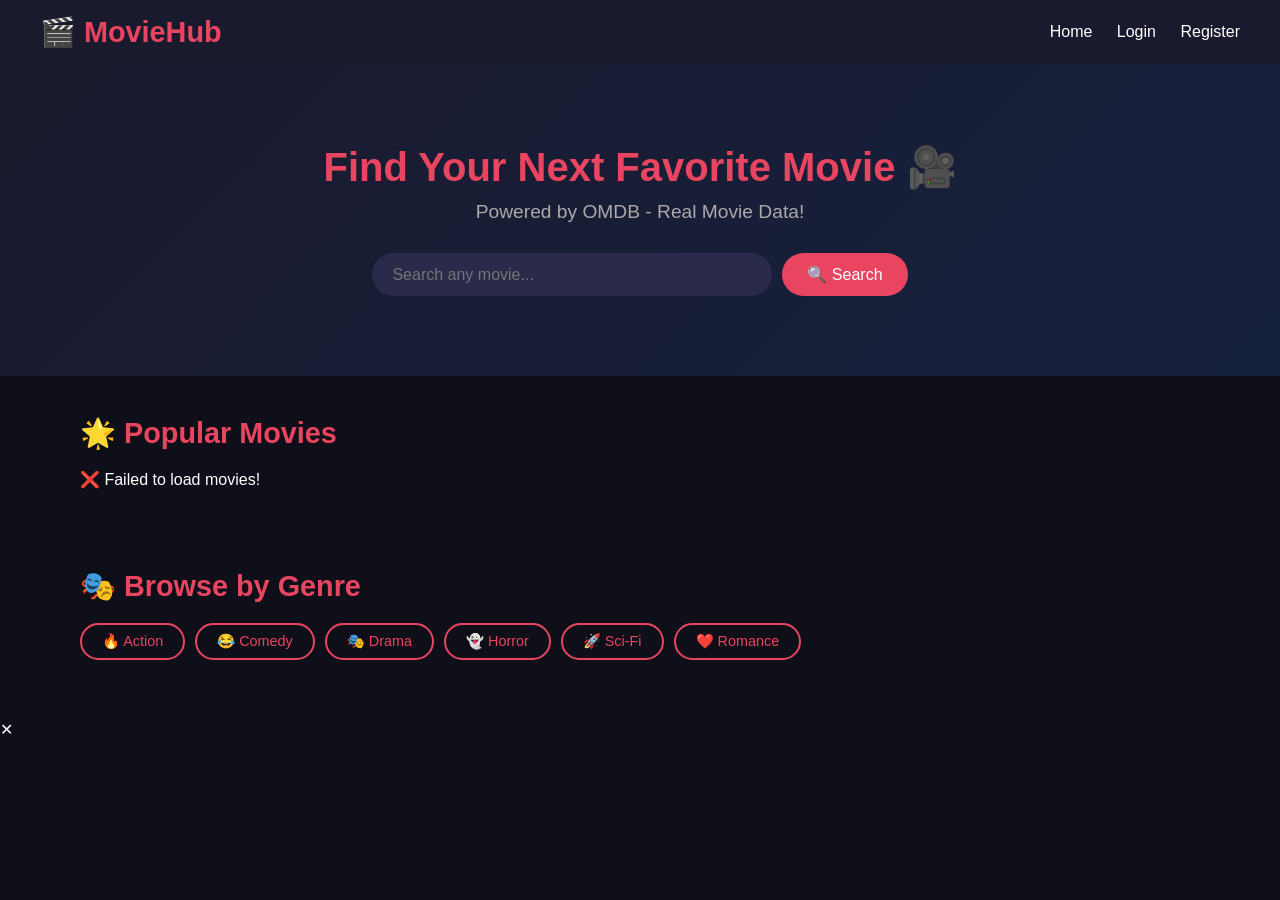
<file: MoviePlatform/target/classes/static/index.html>
<!DOCTYPE html>
<html lang="en">
<head>
    <meta charset="UTF-8">
    <title>🎬 MovieHub</title>
    <link rel="stylesheet" href="css/style.css">
</head>
<body>


<nav class="navbar">
    <h1>🎬 MovieHub</h1>
    <div class="nav-links">
        <a href="index.html">Home</a>
        <a href="login.html"    id="loginLink">Login</a>
        <a href="register.html" id="registerLink">Register</a>
        <a href="dashboard.html" id="dashLink"
           style="display:none">Dashboard</a>
        <a href="#" id="logoutLink"
           style="display:none"
           onclick="logout()">Logout</a>
    </div>
</nav>


<div class="hero">
    <h2>Find Your Next Favorite Movie 🎥</h2>
    <p>Powered by OMDB - Real Movie Data!</p>
    <div class="search-box">
        <input type="text" id="searchInput"
               placeholder="Search any movie...">
        <button onclick="searchMovies()">
            🔍 Search
        </button>
    </div>
</div>


<div class="section">
    <h2>🌟 Popular Movies</h2>
    <div id="loadingPopular" class="loading">
        Loading Movies... ⏳
    </div>
    <div class="movie-grid" id="popularMovies"></div>
</div>


<div class="section">
    <h2>🎭 Browse by Genre</h2>
    <div class="genre-buttons">
        <button onclick="filterGenre('Action')">
            🔥 Action
        </button>
        <button onclick="filterGenre('Comedy')">
            😂 Comedy
        </button>
        <button onclick="filterGenre('Drama')">
            🎭 Drama
        </button>
        <button onclick="filterGenre('Horror')">
            👻 Horror
        </button>
        <button onclick="filterGenre('Sci-Fi')">
            🚀 Sci-Fi
        </button>
        <button onclick="filterGenre('Romance')">
            ❤️ Romance
        </button>
    </div>
    <div id="loadingGenre" class="loading"
         style="display:none">
        Loading... ⏳
    </div>
    <div class="movie-grid" id="genreMovies"></div>
</div>


<div class="section" id="searchSection"
     style="display:none">
    <h2>🔍 Search Results</h2>
    <div class="movie-grid" id="searchResults"></div>
</div>


<div id="movieModal" class="modal">
    <div class="modal-content">
        <span class="close"
              onclick="closeModal()">✕</span>
        <div id="modalBody"></div>
    </div>
</div>

<script>
const API = "http://localhost:8080/api";

window.onload = () => {
    checkLogin();
    loadPopularMovies();
};


function checkLogin() {
    const userId = localStorage.getItem("userId");
    if (userId) {
        document.getElementById("loginLink")
                .style.display    = "none";
        document.getElementById("registerLink")
                .style.display    = "none";
        document.getElementById("dashLink")
                .style.display    = "inline";
        document.getElementById("logoutLink")
                .style.display    = "inline";
    }
}


async function loadPopularMovies() {
    try {
        document.getElementById("loadingPopular")
                .style.display = "block";

        const res    = await fetch(`${API}/omdb/popular`);
        const movies = await res.json();

        document.getElementById("loadingPopular")
                .style.display = "none";

        displayMovies(movies, "popularMovies");
    } catch (err) {
        console.error("Error:", err);
        document.getElementById("loadingPopular")
                .innerHTML = "❌ Failed to load movies!";
    }
}

// Filter by Genre
async function filterGenre(genre) {
    try {
        document.getElementById("loadingGenre")
                .style.display = "block";
        document.getElementById("genreMovies")
                .innerHTML = "";

        const res    = await fetch(
            `${API}/omdb/genre/${genre}`
        );
        const movies = await res.json();

        document.getElementById("loadingGenre")
                .style.display = "none";

        displayMovies(movies, "genreMovies");

        document.getElementById("genreMovies")
                .scrollIntoView({ behavior: "smooth" });

    } catch (err) {
        console.error("Genre Error:", err);
    }
}

// Search Movies
async function searchMovies() {
    const query = document.getElementById(
        "searchInput").value.trim();
    if (!query) return;

    try {
        const res    = await fetch(
            `${API}/omdb/search?query=${query}`
        );
        const movies = await res.json();

        document.getElementById("searchSection")
                .style.display = "block";

        displayMovies(movies, "searchResults");

        document.getElementById("searchResults")
                .scrollIntoView({ behavior: "smooth" });

    } catch (err) {
        console.error("Search Error:", err);
    }
}


function displayMovies(movies, containerId) {
    const container = document.getElementById(containerId);
    container.innerHTML = "";

    if (!movies || movies.length === 0) {
        container.innerHTML =
            "<p class='no-result'>No movies found! 😕</p>";
        return;
    }

    movies.forEach(movie => {
        const poster = movie.posterPath ||
            "https://via.placeholder.com/300x450?text=No+Poster";
        const rating = movie.imdbRating || "N/A";
        const year   = movie.releaseYear || "N/A";
        const genre  = movie.genre
                       ? movie.genre.split(",")[0]
                       : "N/A";

        container.innerHTML += `
            <div class="movie-card"
                 onclick="showDetails('${movie.imdbId}')">
                <img src="${poster}"
                     alt="${movie.title}"
                     class="movie-poster"
                     onerror="this.src=
                     'https://via.placeholder.com/300x450'">
                <div class="movie-info">
                    <h3 title="${movie.title}">
                        ${movie.title}
                    </h3>
                    <p class="genre">🎭 ${genre}</p>
                    <p class="rating">⭐ ${rating}/10</p>
                    <p class="year">📅 ${year}</p>
                    <div class="card-buttons">
                        <button onclick="
                            event.stopPropagation();
                            addWatchlist(
                                '${movie.imdbId}',
                                '${movie.title}')">
                            + Watchlist
                        </button>
                        <button onclick="
                            event.stopPropagation();
                            showDetails('${movie.imdbId}')">
                            Details
                        </button>
                    </div>
                </div>
            </div>`;
    });
}


async function showDetails(imdbId) {
    if (!imdbId || imdbId === 'undefined') return;

    document.getElementById("movieModal")
            .style.display = "flex";
    document.getElementById("modalBody")
            .innerHTML = "<p class='loading'>Loading... ⏳</p>";

    try {
        const res   = await fetch(
            `${API}/omdb/imdb/${imdbId}`
        );
        const movie = await res.json();

        const poster  = movie.posterPath ||
            "https://via.placeholder.com/300x450";
        const rating  = movie.imdbRating  || "N/A";
        const runtime = movie.runtime     || "N/A";
        const awards  = movie.awards      || "N/A";

        document.getElementById("modalBody").innerHTML = `
            <div class="modal-details">
                <img src="${poster}"
                     alt="${movie.title}"
                     class="modal-poster"
                     onerror="this.src=
                     'https://via.placeholder.com/300x450'">
                <div class="modal-info">
                    <h2>${movie.title}</h2>
                    <div class="movie-tags">
                        <span class="tag">
                            ${movie.rated || "N/A"}
                        </span>
                        <span class="tag">
                            ${runtime}
                        </span>
                        <span class="tag">
                            ${movie.releaseYear || "N/A"}
                        </span>
                    </div>
                    <p>🎭 <b>Genre:</b>
                       ${movie.genre || "N/A"}</p>
                    <p>👨‍🎬 <b>Director:</b>
                       ${movie.director || "N/A"}</p>
                    <p>🎬 <b>Actors:</b>
                       ${movie.actors || "N/A"}</p>
                    <p>🌐 <b>Language:</b>
                       ${movie.language || "N/A"}</p>
                    <p>🏆 <b>Awards:</b> ${awards}</p>
                    <p class="imdb-rating">
                       ⭐ IMDb: ${rating}/10
                    </p>
                    <p class="plot">
                       ${movie.description || ""}
                    </p>
                    <div class="modal-buttons">
                        <button onclick="addWatchlist(
                            '${movie.imdbId}',
                            '${movie.title}')">
                            + Add to Watchlist
                        </button>
                    </div>
                </div>
            </div>`;

    } catch (err) {
        document.getElementById("modalBody")
                .innerHTML = "<p>❌ Failed to load details!</p>";
    }
}

function closeModal() {
    document.getElementById("movieModal")
            .style.display = "none";
}

// Add to Watchlist
async function addWatchlist(imdbId, title) {
    const userId = localStorage.getItem("userId");
    if (!userId) {
        alert("Please Login First! 🔐");
        window.location.href = "login.html";
        return;
    }

    const res  = await fetch(
        `${API}/users/${userId}/watchlist/${imdbId}`,
        { method: "POST" }
    );
    const data = await res.json();
    alert(`✅ "${title}" Added to Watchlist!`);
}

function logout() {
    localStorage.clear();
    window.location.href = "index.html";
}


document.addEventListener("DOMContentLoaded", () => {
    document.getElementById("searchInput")
            .addEventListener("keypress", (e) => {
        if (e.key === "Enter") searchMovies();
    });
});


window.onclick = (e) => {
    const modal = document.getElementById("movieModal");
    if (e.target === modal) closeModal();
};
</script>
</body>
</html>
</file>
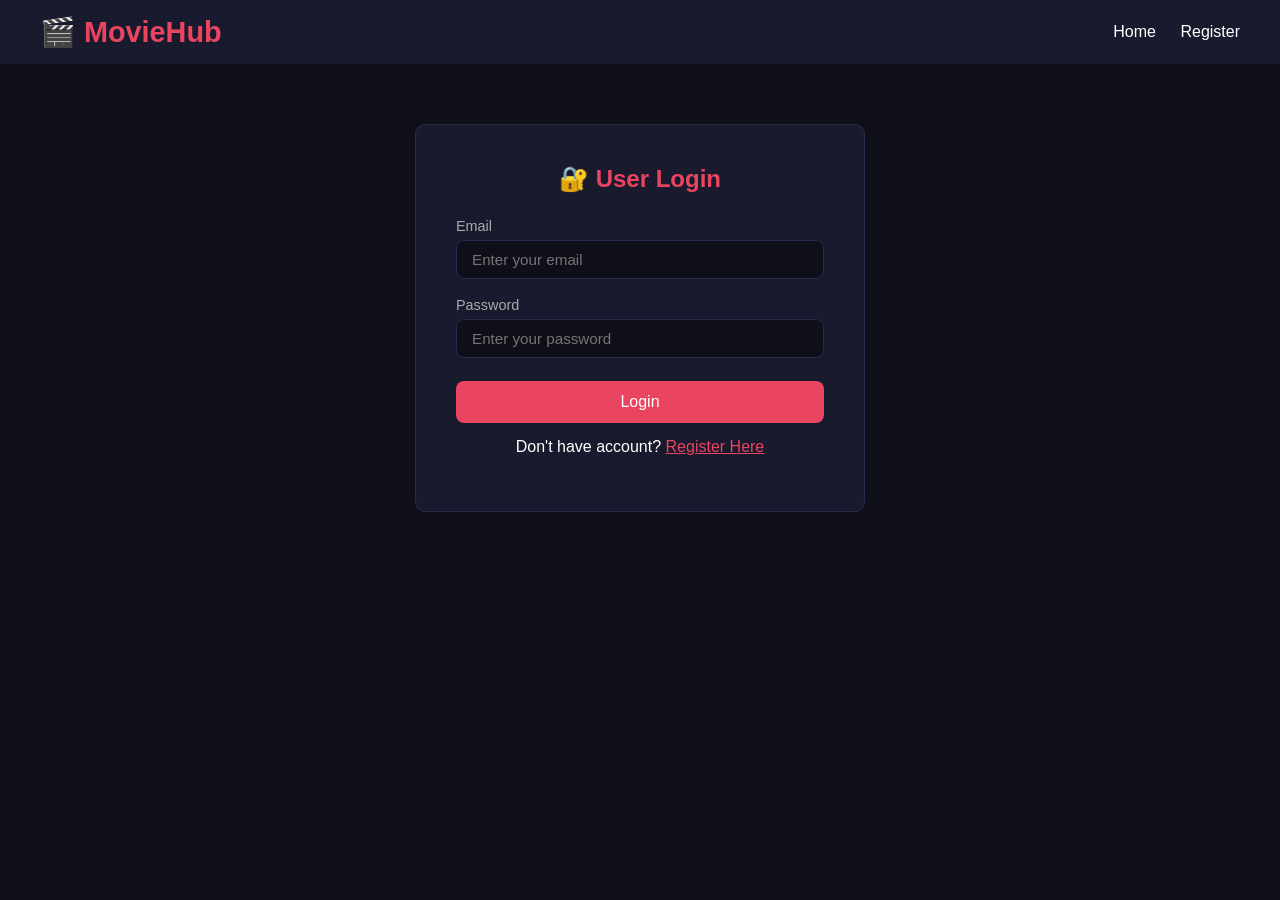
<file: MoviePlatform/target/classes/static/dashboard.html>
<!DOCTYPE html>
<html lang="en">
<head>
    <meta charset="UTF-8">
    <title>Dashboard - MovieHub</title>
    <link rel="stylesheet" href="css/style.css">
</head>
<body>

<nav class="navbar">
    <h1>🎬 MovieHub</h1>
    <div class="nav-links">
        <a href="index.html">Home</a>
        <a href="movies.html">Movies</a>
        <a href="#" onclick="logout()">Logout</a>
    </div>
</nav>

<div class="section">
    <h2>👤 My Dashboard</h2>


    <div class="dashboard-card">
        <h3 id="welcomeMsg"></h3>
        <p id="genreInfo"></p>
    </div>

  
    <h3>🎯 Recommended For You</h3>
    <div class="movie-grid" id="recommendations"></div>

   
    <h3>📋 My Watchlist</h3>
    <div class="movie-grid" id="watchlistMovies"></div>

   
    <h3>⭐ Add a Review</h3>
    <div class="form-container">
        <div class="form-group">
            <label>Movie ID</label>
            <input type="text" id="reviewMovieId"
                   placeholder="Enter Movie ID">
        </div>
        <div class="form-group">
            <label>Rating (1-5)</label>
            <input type="number" id="reviewRating"
                   min="1" max="5" placeholder="1-5">
        </div>
        <div class="form-group">
            <label>Comment</label>
            <textarea id="reviewComment"
                      placeholder="Write your review..."></textarea>
        </div>
        <button class="btn-primary" onclick="submitReview()">
            Submit Review
        </button>
        <p id="reviewMsg" class="message"></p>
    </div>
</div>

<script>
    const API    = "http://localhost:8080/api";
    const userId = localStorage.getItem("userId");
    const genre  = localStorage.getItem("genre");

    window.onload = () => {
        if (!userId) {
            window.location.href = "login.html";
            return;
        }
        loadDashboard();
    };

    async function loadDashboard() {
        
        document.getElementById("welcomeMsg").textContent =
            "Welcome, " + localStorage.getItem("username") + "! 👋";
        document.getElementById("genreInfo").textContent =
            "Favorite Genre: " + genre;

    
        const res    = await fetch(`${API}/movies/genre/${genre}`);
        const movies = await res.json();
        displayMovies(movies, "recommendations");

       
        const userRes  = await fetch(`${API}/users/${userId}`);
        const userData = await userRes.json();

        if (userData.watchlist && userData.watchlist.length > 0) {
            const watchlistMovies = [];
            for (const movieId of userData.watchlist) {
                const mRes   = await fetch(`${API}/movies/${movieId}`);
                const mData  = await mRes.json();
                watchlistMovies.push(mData);
            }
            displayMovies(watchlistMovies, "watchlistMovies");
        } else {
            document.getElementById("watchlistMovies").innerHTML =
                "<p>Your watchlist is empty!</p>";
        }
    }

    function displayMovies(movies, containerId) {
        const container = document.getElementById(containerId);
        container.innerHTML = "";

        movies.forEach(movie => {
            const stars = "⭐".repeat(Math.round(movie.rating));
            container.innerHTML += `
                <div class="movie-card">
                    <h3>${movie.title}</h3>
                    <p class="genre">${movie.genre}</p>
                    <p class="rating">${stars} ${movie.rating}/5</p>
                    <p>ID: ${movie.id}</p>
                </div>`;
        });
    }

    async function submitReview() {
        const movieId = document.getElementById("reviewMovieId").value;
        const rating  = document.getElementById("reviewRating").value;
        const comment = document.getElementById("reviewComment").value;
        const username = localStorage.getItem("username");

        const res  = await fetch(`${API}/reviews`, {
            method: "POST",
            headers: { "Content-Type": "application/json" },
            body: JSON.stringify({
                movieId, userId, username,
                rating: parseInt(rating), comment
            })
        });
        const data = await res.json();
        document.getElementById("reviewMsg").textContent = data.message;
    }

    function logout() {
        localStorage.clear();
        window.location.href = "index.html";
    }
</script>
</body>
</html>
</file>
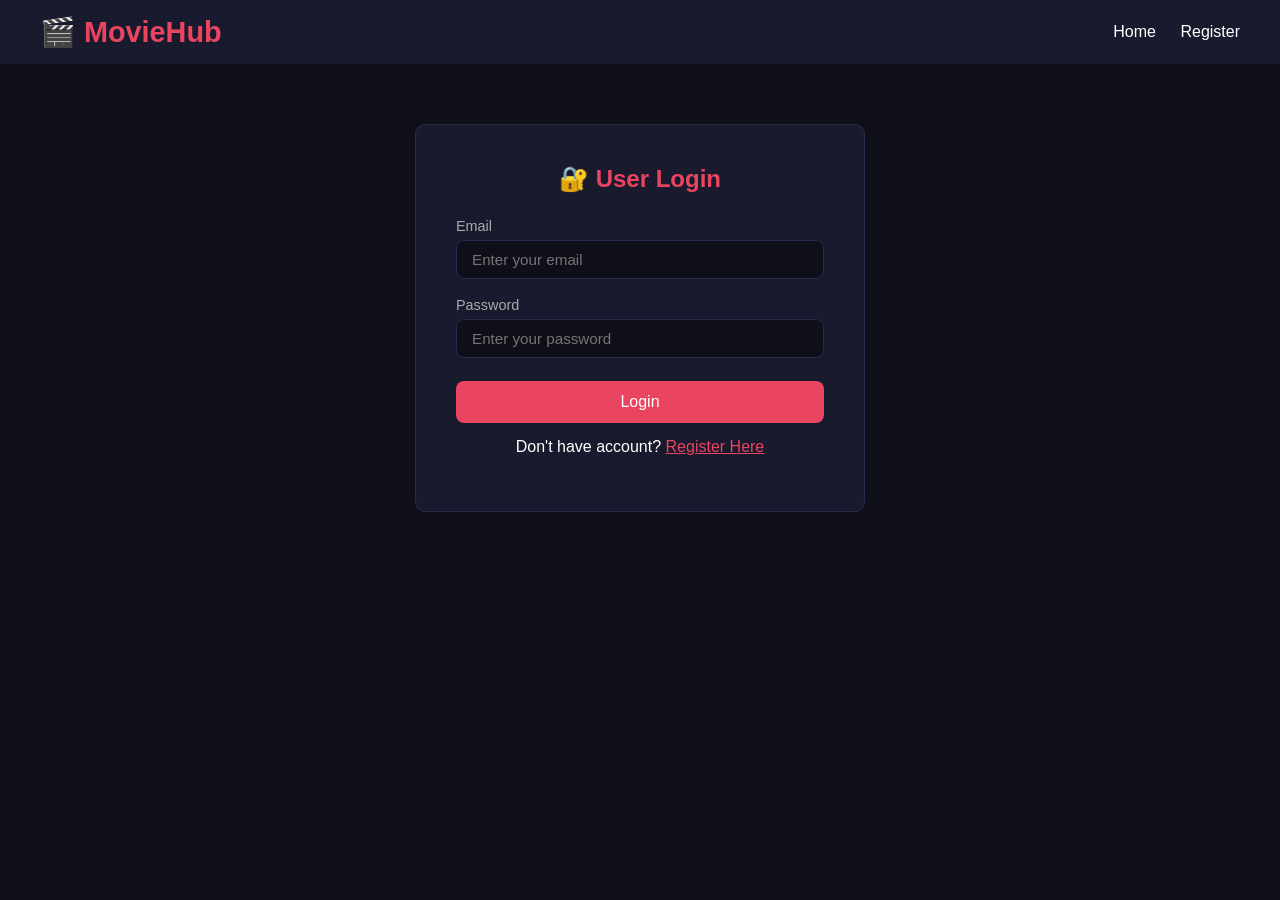
<file: MoviePlatform/target/classes/static/login.html>
<!DOCTYPE html>
<html lang="en">
<head>
    <meta charset="UTF-8">
    <title>Login - MovieHub</title>
    <link rel="stylesheet" href="css/style.css">
</head>
<body>

<nav class="navbar">
    <h1>🎬 MovieHub</h1>
    <div class="nav-links">
        <a href="index.html">Home</a>
        <a href="register.html">Register</a>
    </div>
</nav>

<div class="form-container">
    <h2>🔐 User Login</h2>

    <div class="form-group">
        <label>Email</label>
        <input type="email"
               id="email"
               placeholder="Enter your email">
    </div>

    <div class="form-group">
        <label>Password</label>
        <input type="password"
               id="password"
               placeholder="Enter your password">
    </div>

    <button class="btn-primary"
            onclick="loginUser()">
        Login
    </button>

    <p style="text-align:center; margin-top:15px">
        Don't have account?
        <a href="register.html" style="color:#e94560">
            Register Here
        </a>
    </p>

    <p id="message" class="message"></p>
</div>

<script>
const API = "http://localhost:8080/api";

async function loginUser() {
    const email    = document.getElementById("email")
                             .value.trim();
    const password = document.getElementById("password")
                             .value.trim();

   
    if (!email || !password) {
        showMessage("❌ Please enter email and password!", "red");
        return;
    }

    try {
        console.log(" Sending Login Request:");
        console.log({
            email: email,
            password: password
        });

        const res = await fetch(`${API}/users/login`, {
            method: "POST",
            headers: {
                "Content-Type": "application/json"
            },
            body: JSON.stringify({
                email:    email,
                password: password
            })
        });

        const data = await res.json();
        console.log("📥 Response:", data);

        if (data.success === true && data.userId) {
            // Save user
            localStorage.setItem("userId",   data.userId);
            localStorage.setItem("username", data.username);
            localStorage.setItem("email",    data.email);
            localStorage.setItem("genre",    data.genre);

            console.log("✅ Login Success! UserId:", data.userId);

            showMessage("✅ Login Successful! Welcome " +
                        data.username, "green");

            setTimeout(() => {
                window.location.href = "index.html";
            }, 1000);

        } else {
            console.log("❌ Login Failed:", data.message);
            showMessage("❌ " + data.message, "red");
        }

    } catch (err) {
        console.error("❌ Error:", err);
        showMessage(
            "❌ Server Error! Is Spring Boot running on port 8080?",
            "red"
        );
    }
}

function showMessage(msg, color) {
    const el = document.getElementById("message");
    el.textContent = msg;
    el.style.color = color;
}

// Login 
document.addEventListener("DOMContentLoaded", () => {
    document.getElementById("password")
            .addEventListener("keypress", (e) => {
        if (e.key === "Enter") loginUser();
    });
});
</script>
</body>
</html>
</file>
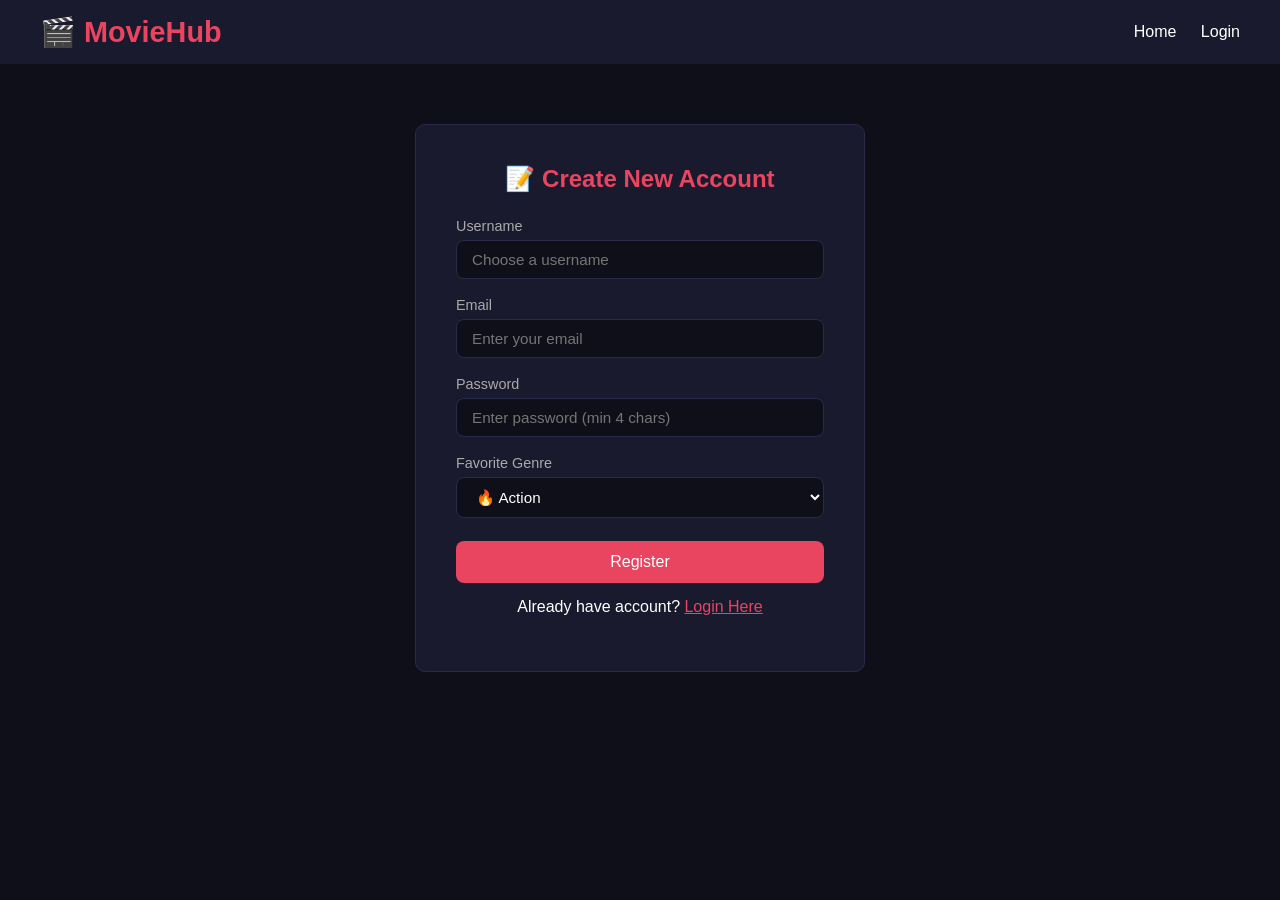
<file: MoviePlatform/target/classes/static/register.html>
<!DOCTYPE html>
<html lang="en">
<head>
    <meta charset="UTF-8">
    <title>Register - MovieHub</title>
    <link rel="stylesheet" href="css/style.css">
</head>
<body>

<nav class="navbar">
    <h1>🎬 MovieHub</h1>
    <div class="nav-links">
        <a href="index.html">Home</a>
        <a href="login.html">Login</a>
    </div>
</nav>

<div class="form-container">
    <h2>📝 Create New Account</h2>

    <div class="form-group">
        <label>Username</label>
        <input type="text"
               id="username"
               placeholder="Choose a username">
    </div>

    <div class="form-group">
        <label>Email</label>
        <input type="email"
               id="email"
               placeholder="Enter your email">
    </div>

    <div class="form-group">
        <label>Password</label>
        <input type="password"
               id="password"
               placeholder="Enter password (min 4 chars)">
    </div>

    <div class="form-group">
        <label>Favorite Genre</label>
        <select id="genre">
            <option value="Action">🔥 Action</option>
            <option value="Comedy">😂 Comedy</option>
            <option value="Drama">🎭 Drama</option>
            <option value="Horror">👻 Horror</option>
            <option value="Sci-Fi">🚀 Sci-Fi</option>
            <option value="Romance">❤️ Romance</option>
        </select>
    </div>

    <button class="btn-primary"
            onclick="registerUser()">
        Register
    </button>

    <p style="text-align:center; margin-top:15px">
        Already have account?
        <a href="login.html" style="color:#e94560">
            Login Here
        </a>
    </p>

    <p id="message" class="message"></p>
</div>

<script>
const API = "http://localhost:8080/api";

async function registerUser() {
    const username = document.getElementById("username")
                             .value.trim();
    const email    = document.getElementById("email")
                             .value.trim();
    const password = document.getElementById("password")
                             .value.trim();
    const genre    = document.getElementById("genre").value;

    // Validate
    if (!username || !email || !password) {
        showMessage("❌ Please fill all fields!", "red");
        return;
    }

    if (username.length < 3) {
        showMessage("❌ Username must be 3+ characters!", "red");
        return;
    }

    if (password.length < 4) {
        showMessage("❌ Password must be 4+ characters!", "red");
        return;
    }

    if (!email.includes("@")) {
        showMessage("❌ Enter valid email!", "red");
        return;
    }

    try {
        console.log("📤 Sending Register Request:");
        console.log({
            username: username,
            email: email,
            password: password,
            favoriteGenre: genre
        });

        const res = await fetch(`${API}/users/register`, {
            method: "POST",
            headers: {
                "Content-Type": "application/json"
            },
            body: JSON.stringify({
                username:      username,
                email:         email,
                password:      password,
                favoriteGenre: genre
            })
        });

        const data = await res.json();
        console.log("📥 Response:", data);

        if (data.message === "Registered Successfully!") {
            showMessage("✅ Account Created! Redirecting to login...",
                        "green");

            // Clear form
            document.getElementById("username").value = "";
            document.getElementById("email").value = "";
            document.getElementById("password").value = "";

            setTimeout(() => {
                window.location.href = "login.html";
            }, 1500);

        } else {
            showMessage("❌ " + data.message, "red");
        }

    } catch (err) {
        console.error("❌ Error:", err);
        showMessage(
            "❌ Server Error! Is Spring Boot running on port 8080?",
            "red"
        );
    }
}

function showMessage(msg, color) {
    const el = document.getElementById("message");
    el.textContent = msg;
    el.style.color = color;
}
</script>
</body>
</html>
</file>
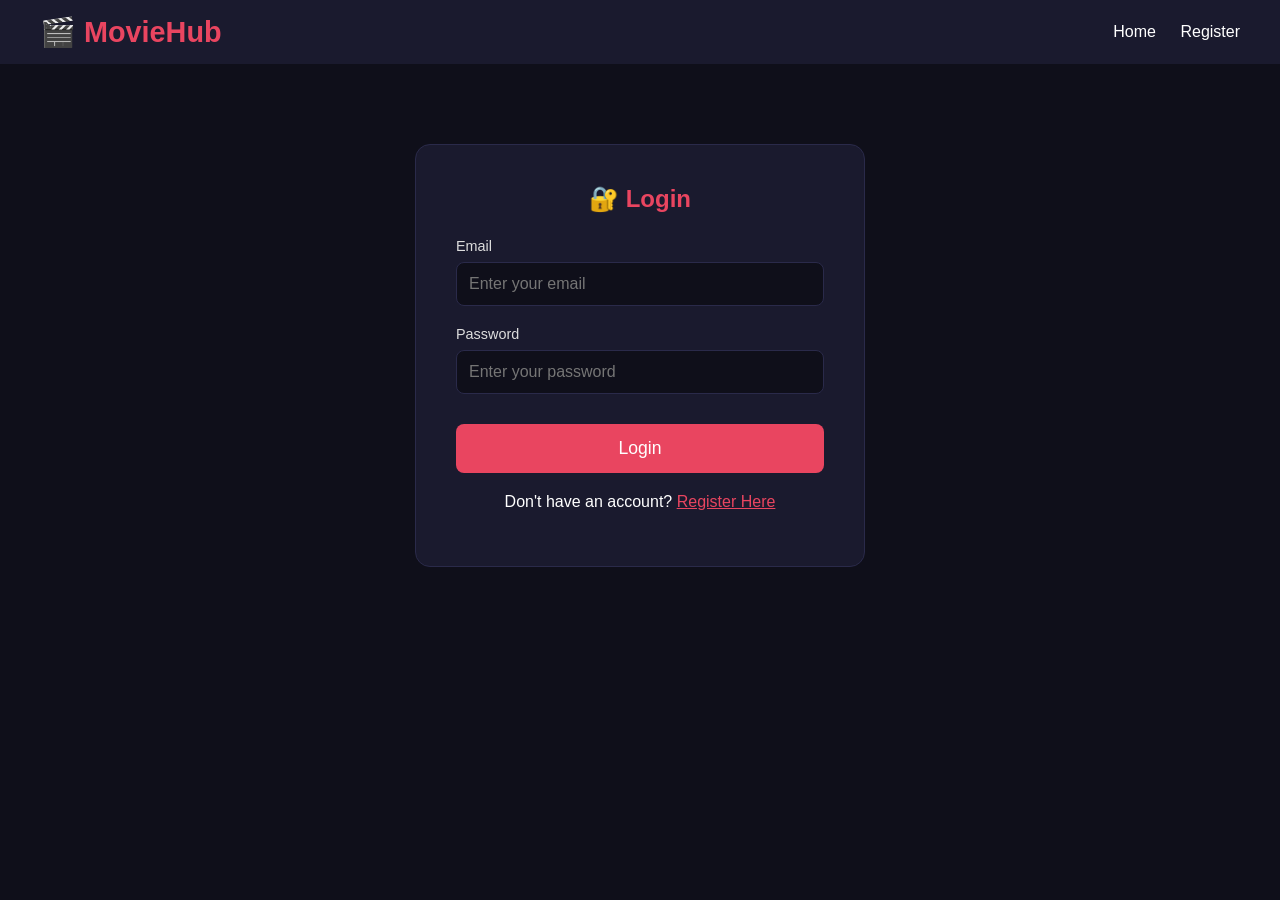
<file: MoviePlatform/src/main/resources/static/dashboard.html>
<!DOCTYPE html>
<html lang="en">
<head>
    <meta charset="UTF-8">
    <meta name="viewport" content="width=device-width, initial-scale=1.0">
    <title>Dashboard - MovieHub</title>
    <link rel="stylesheet" href="css/style.css">
    <style>
        body {
            background: #0f0f1a;
            color: #ffffff;
            font-family: 'Segoe UI', sans-serif;
        }
        
        .navbar {
            background: #1a1a2e;
            padding: 1rem 5%;
            display: flex;
            justify-content: space-between;
            align-items: center;
            border-bottom: 3px solid #e94560;
        }
        
        .navbar h1 {
            color: #e94560;
            font-size: 2rem;
        }
        
        .nav-links a {
            color: #ddd;
            margin-left: 25px;
            text-decoration: none;
            font-weight: 500;
        }
        
        .nav-links a:hover {
            color: #e94560;
        }
        
        .dashboard-container {
            max-width: 1300px;
            margin: 30px auto;
            padding: 0 20px;
        }
        
        .welcome {
            font-size: 2.2rem;
            color: #e94560;
            margin-bottom: 5px;
        }
        
        .welcome-sub {
            color: #aaaaaa;
            font-size: 1.1rem;
        }
        
        .stats-grid {
            display: grid;
            grid-template-columns: repeat(auto-fit, minmax(220px, 1fr));
            gap: 20px;
            margin: 25px 0 40px 0;
        }
        
        .stat-card {
            background: #1a1a2e;
            padding: 20px;
            border-radius: 12px;
            text-align: center;
            border: 1px solid #2a2a4a;
        }
        
        .stat-label {
            color: #888;
            font-size: 0.95rem;
            margin-bottom: 8px;
        }
        
        .stat-value {
            font-size: 1.8rem;
            font-weight: bold;
            color: #fff;
        }
        
        .section-header {
            color: #e94560;
            font-size: 1.6rem;
            margin: 35px 0 20px 0;
            display: flex;
            align-items: center;
            gap: 10px;
        }
        
        .movie-grid {
            display: grid;
            grid-template-columns: repeat(auto-fill, minmax(200px, 1fr));
            gap: 20px;
        }
        
        .movie-card {
            background: #1a1a2e;
            border-radius: 12px;
            overflow: hidden;
            border: 1px solid #2a2a4a;
            transition: all 0.3s;
        }
        
        .movie-card:hover {
            transform: translateY(-8px);
            border-color: #e94560;
            box-shadow: 0 10px 20px rgba(233, 69, 96, 0.2);
        }
        
        .movie-poster {
            width: 100%;
            height: 260px;
            object-fit: cover;
        }
        
        .movie-info {
            padding: 15px;
        }
        
        .movie-info h4 {
            margin: 0 0 8px 0;
            font-size: 1.1rem;
            white-space: nowrap;
            overflow: hidden;
            text-overflow: ellipsis;
        }
        
        .movie-meta {
            color: #aaa;
            font-size: 0.9rem;
            margin-bottom: 12px;
        }
        
        .card-buttons {
            display: flex;
            gap: 10px;
        }
        
        .btn {
            flex: 1;
            padding: 8px 12px;
            border: none;
            border-radius: 6px;
            font-weight: 500;
            cursor: pointer;
            transition: all 0.3s;
        }
        
        .btn-remove {
            background: #e94560;
            color: white;
        }
        
        .btn-remove:hover {
            background: #c73652;
        }
        
        .btn-view {
            background: #2a2a4a;
            color: white;
        }
        
        .review-box {
            background: #1a1a2e;
            padding: 30px;
            border-radius: 15px;
            border: 1px solid #2a2a4a;
        }
        
        .form-group {
            margin-bottom: 18px;
        }
        
        .form-group label {
            display: block;
            margin-bottom: 8px;
            color: #ddd;
        }
        
        .form-group input, .form-group select, .form-group textarea {
            width: 100%;
            padding: 12px;
            background: #0f0f1a;
            border: 1px solid #2a2a4a;
            border-radius: 8px;
            color: white;
        }
        
        .message {
            margin-top: 15px;
            font-weight: 500;
        }
        
        .empty {
            text-align: center;
            padding: 50px 20px;
            color: #666;
            background: #1a1a2e;
            border-radius: 12px;
            border: 2px dashed #333;
        }
    </style>
</head>
<body>

<nav class="navbar">
    <h1>🎬 MovieHub</h1>
    <div class="nav-links">
        <a href="index.html">Home</a>
       
        <a href="#" onclick="logout()">Logout</a>
    </div>
</nav>

<div class="dashboard-container">

    
    <h1 class="welcome">Welcome, <span id="usernameDisplay"></span>! 👋</h1>
    <p class="welcome-sub">Manage your watchlist and reviews</p>

 
    <div class="stats-grid">
        <div class="stat-card">
            <div class="stat-label">Favorite Genre</div>
            <div class="stat-value" id="genreDisplay">---</div>
        </div>
        <div class="stat-card">
            <div class="stat-label">Watchlist Count</div>
            <div class="stat-value" id="watchlistCount">0</div>
        </div>
        <div class="stat-card">
            <div class="stat-label">User ID</div>
            <div class="stat-value" id="userIdDisplay" style="font-size:1.1rem;">---</div>
        </div>
    </div>

   
    <h2 class="section-header">🎯 Recommended For You</h2>
    <div id="recommendations" class="movie-grid"></div>

   
    <h2 class="section-header">📋 My Watchlist</h2>
    <div id="watchlistMovies" class="movie-grid"></div>

  
    <h2 class="section-header">⭐ Add a Review</h2>
    <div class="review-box">
        <div class="form-group">
            <label>Movie Title or IMDb ID</label>
            <input type="text" id="reviewMovieId" placeholder="Enter movie title or IMDb ID">
        </div>
        
        <div class="form-group">
            <label>Rating (1-5 stars)</label>
            <select id="reviewRating">
                <option value="">Select Rating</option>
                <option value="5">5 - Excellent</option>
                <option value="4">4 - Very Good</option>
                <option value="3">3 - Good</option>
                <option value="2">2 - Average</option>
                <option value="1">1 - Poor</option>
            </select>
        </div>
        
        <div class="form-group">
            <label>Your Review</label>
            <textarea id="reviewComment" rows="4" placeholder="Write your thoughts about this movie..."></textarea>
        </div>
        
        <button class="btn-primary" onclick="submitReview()" style="padding: 12px 30px; font-size: 1rem;">
            Submit Review
        </button>
        
        <p id="reviewMsg" class="message"></p>
    </div>
</div>

<script>
    const API = "http://localhost:8080/api";   // Change to 9090 if you are using that port
    const userId = localStorage.getItem("userId");
    const username = localStorage.getItem("username");
    const genre = localStorage.getItem("genre");

    window.onload = () => {
        if (!userId) {
            window.location.href = "login.html";
            return;
        }

        document.getElementById("usernameDisplay").textContent = username || "User";
        document.getElementById("genreDisplay").textContent = genre || "Not Set";
        document.getElementById("userIdDisplay").textContent = userId.substring(0, 10) + "...";

        loadDashboard();
    };

    async function loadDashboard() {
        await loadRecommendations();
        await loadWatchlist();
    }

    async function loadRecommendations() {
        try {
            const res = await fetch(`${API}/omdb/genre/${genre || "Comedy"}`);
            const movies = await res.json();
            const container = document.getElementById("recommendations");
            
            if (!movies || movies.length === 0) {
                container.innerHTML = `<p style="color:#666; grid-column: 1/-1; text-align:center;">
                    No recommendations found for ${genre}</p>`;
                return;
            }
            displayMovies(movies, container, true);
        } catch (e) {
            console.error("Recommendations failed", e);
        }
    }

    async function loadWatchlist() {
        try {
            const res = await fetch(`${API}/users/${userId}`);
            const userData = await res.json();
            const watchlistIds = userData.watchlist || [];
            
            document.getElementById("watchlistCount").textContent = watchlistIds.length;

            const container = document.getElementById("watchlistMovies");
            container.innerHTML = "";

            if (watchlistIds.length === 0) {
                container.innerHTML = `<p style="color:#666; grid-column:1/-1; text-align:center;">
                    Your watchlist is empty! Add some movies from home page.</p>`;
                return;
            }

            for (const id of watchlistIds) {
                try {
                    const movieRes = await fetch(`${API}/omdb/imdb/${id}`);
                    if (movieRes.ok) {
                        const movie = await movieRes.json();
                        displayWatchlistMovie(movie, container);
                    }
                } catch (err) {
                    console.error("Failed to load movie:", id);
                }
            }
        } catch (error) {
            console.error("Watchlist load error:", error);
        }
    }

    function displayMovies(movies, container, isRecommendation = false) {
        container.innerHTML = "";
        movies.forEach(movie => {
            const poster = movie.posterPath || movie.Poster || "https://via.placeholder.com/200x280";
            const title = movie.title || movie.Title || "Unknown";
            const rating = movie.rating || movie.imdbRating || "N/A";
            const id = movie.id || movie.imdbId || movie.imdbID || "";

            container.innerHTML += `
                <div class="movie-card">
                    <img src="${poster}" class="movie-poster" onerror="this.src='https://via.placeholder.com/200x280?text=No+Image'">
                    <div class="movie-info">
                        <h4>${title}</h4>
                        <p class="movie-meta">⭐ ${rating} • ${movie.genre || movie.Genre || ''}</p>
                        <div class="card-buttons">
                            ${isRecommendation ? 
                                `<button class="btn" onclick="addToWatchlist('${id}')">+ Watchlist</button>` : 
                                `<button class="btn btn-remove" onclick="removeFromWatchlist('${id}')">Remove</button>`
                            }
                        </div>
                    </div>
                </div>`;
        });
    }

    function displayWatchlistMovie(movie, container) {
        const poster = movie.posterPath || movie.Poster || "https://via.placeholder.com/200x280";
        const title = movie.title || movie.Title || "Unknown";
        const rating = movie.rating || movie.imdbRating || "N/A";
        const id = movie.id || movie.imdbId || movie.imdbID || "";

        container.innerHTML += `
            <div class="movie-card">
                <img src="${poster}" class="movie-poster" onerror="this.src='https://via.placeholder.com/200x280?text=No+Image'">
                <div class="movie-info">
                    <h4>${title}</h4>
                    <p class="movie-meta">⭐ ${rating}</p>
                    <div class="card-buttons">
                        <button class="btn btn-remove" onclick="removeFromWatchlist('${id}')">Remove</button>
                    </div>
                </div>
            </div>`;
    }

    async function addToWatchlist(movieId) {
        if (!movieId) return alert("Invalid Movie ID");
        
        try {
            const res = await fetch(`${API}/users/${userId}/watchlist/${movieId}`, {
                method: "POST"
            });
            const data = await res.json();
            alert(data.message || "Added to Watchlist!");
            loadWatchlist();
        } catch (err) {
            alert("Failed to add to watchlist");
        }
    }

    async function removeFromWatchlist(movieId) {
        if (!confirm("Remove this movie from watchlist?")) return;
        
        try {
            const res = await fetch(`${API}/users/${userId}/watchlist/${movieId}`, {
                method: "DELETE"
            });
            const data = await res.json();
            alert(data.message || "Removed from Watchlist!");
            loadWatchlist();
        } catch (err) {
            alert("Failed to remove from watchlist");
        }
    }

    async function submitReview() {
        const movieId = document.getElementById("reviewMovieId").value.trim();
        const rating = document.getElementById("reviewRating").value;
        const comment = document.getElementById("reviewComment").value.trim();
        const msg = document.getElementById("reviewMsg");

        if (!movieId || !rating) {
            msg.innerHTML = `<span style="color:red">Please fill all fields</span>`;
            return;
        }

        try {
            const res = await fetch(`${API}/reviews`, {
                method: "POST",
                headers: { "Content-Type": "application/json" },
                body: JSON.stringify({
                    movieId: movieId,
                    userId: userId,
                    username: username,
                    rating: parseInt(rating),
                    comment: comment
                })
            });

            const data = await res.json();
            msg.innerHTML = `<span style="color:#4caf50">${data.message || "Review submitted successfully!"}</span>`;
            
            
            document.getElementById("reviewMovieId").value = "";
            document.getElementById("reviewRating").value = "";
            document.getElementById("reviewComment").value = "";
            
        } catch (err) {
            msg.innerHTML = `<span style="color:red">Error submitting review</span>`;
        }
    }

    function logout() {
        if (confirm("Logout from your account?")) {
            localStorage.clear();
            window.location.href = "index.html";
        }
    }
</script>
</body>
</html>
</file>
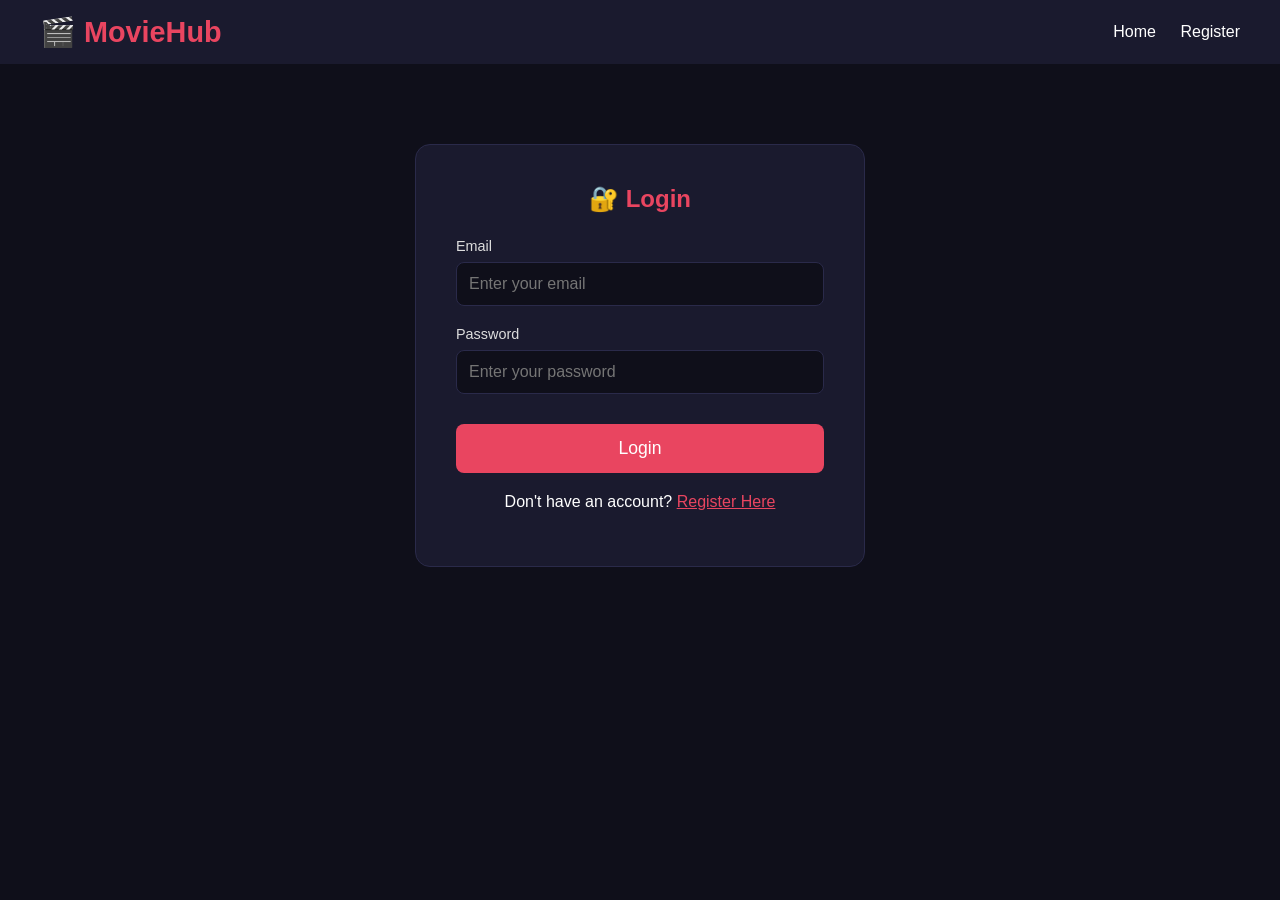
<file: MoviePlatform/src/main/resources/static/login.html>
<!DOCTYPE html>
<html lang="en">
<head>
    <meta charset="UTF-8">
    <meta name="viewport" content="width=device-width, initial-scale=1.0">
    <title>Login - MovieHub</title>
    <link rel="stylesheet" href="css/style.css">
    <style>
        .form-container {
            background: #1a1a2e;
            padding: 40px;
            border-radius: 15px;
            max-width: 450px;
            margin: 80px auto;
            border: 1px solid #2a2a4a;
        }
        .form-group {
            margin-bottom: 20px;
        }
        .form-group label {
            display: block;
            margin-bottom: 8px;
            color: #ddd;
        }
        .form-group input {
            width: 100%;
            padding: 12px;
            background: #0f0f1a;
            border: 1px solid #2a2a4a;
            border-radius: 8px;
            color: white;
            font-size: 1rem;
        }
        .btn-primary {
            width: 100%;
            padding: 14px;
            background: #e94560;
            color: white;
            border: none;
            border-radius: 8px;
            font-size: 1.1rem;
            cursor: pointer;
            margin-top: 10px;
        }
        .btn-primary:hover {
            background: #c73652;
        }
        .message {
            text-align: center;
            margin-top: 15px;
            font-weight: bold;
        }
    </style>
</head>
<body>

<nav class="navbar">
    <h1>🎬 MovieHub</h1>
    <div class="nav-links">
        <a href="index.html">Home</a>
        <a href="register.html">Register</a>
    </div>
</nav>

<div class="form-container">
    <h2 style="text-align:center; color:#e94560; margin-bottom:25px;">🔐 Login</h2>

    <form id="loginForm" autocomplete="off">
        <div class="form-group">
            <label>Email</label>
            <input type="email" 
                   id="email" 
                   placeholder="Enter your email"
                   autocomplete="off"
                   required>
        </div>

        <div class="form-group">
            <label>Password</label>
            <input type="password" 
                   id="password" 
                   placeholder="Enter your password"
                   autocomplete="new-password"
                   required>
        </div>

        <button type="button" class="btn-primary" onclick="loginUser()">
            Login
        </button>
    </form>

    <p style="text-align:center; margin-top:20px;">
        Don't have an account? 
        <a href="register.html" style="color:#e94560;">Register Here</a>
    </p>

    <p id="message" class="message"></p>
</div>

<script>
    const API = "http://localhost:8080/api";  

    async function loginUser() {
        const email = document.getElementById("email").value.trim();
        const password = document.getElementById("password").value.trim();
        const msg = document.getElementById("message");

        if (!email || !password) {
            msg.innerHTML = `<span style="color:red">Please enter email and password</span>`;
            return;
        }

        try {
            const res = await fetch(`${API}/users/login`, {
                method: "POST",
                headers: { "Content-Type": "application/json" },
                body: JSON.stringify({ email, password })
            });

            const data = await res.json();

            if (data.success === true && data.userId) {
                localStorage.setItem("userId", data.userId);
                localStorage.setItem("username", data.username);
                localStorage.setItem("email", data.email);
                localStorage.setItem("genre", data.genre);

                msg.innerHTML = `<span style="color:#4caf50">✅ Login Successful! Redirecting...</span>`;
                
                setTimeout(() => {
                    window.location.href = "dashboard.html";
                }, 1200);
            } else {
                msg.innerHTML = `<span style="color:red">❌ ${data.message || "Invalid Credentials!"}</span>`;
            }
        } catch (err) {
            console.error(err);
            msg.innerHTML = `<span style="color:red">❌ Server error. Is backend running?</span>`;
        }
    }

   
    window.onload = () => {
        document.getElementById("email").value = "";
        document.getElementById("password").value = "";
        
        
        setTimeout(() => {
            document.getElementById("email").value = "";
            document.getElementById("password").value = "";
        }, 500);
    };

   
    document.getElementById("password").addEventListener("keypress", function(e) {
        if (e.key === "Enter") loginUser();
    });
</script>

</body>
</html>
</file>
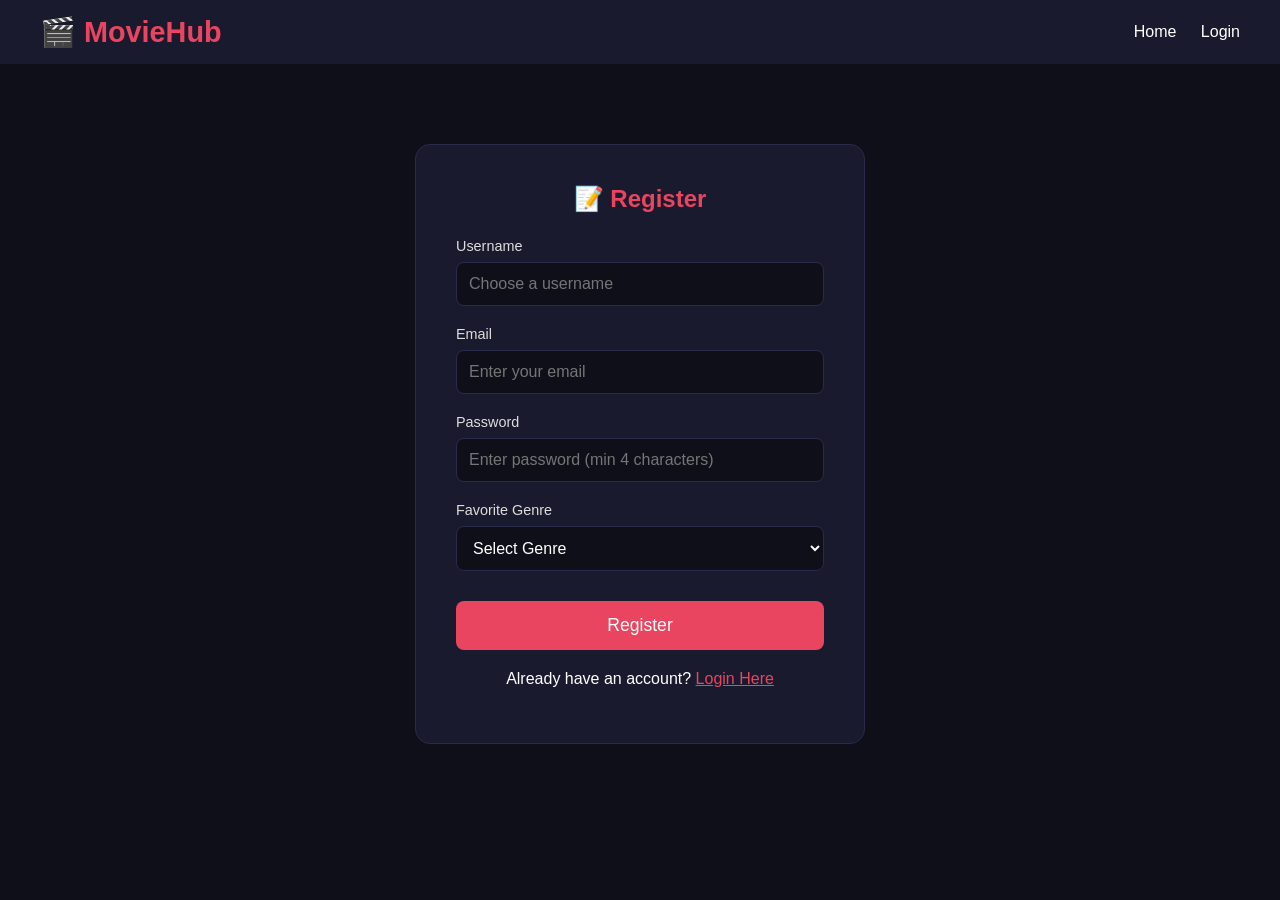
<file: MoviePlatform/src/main/resources/static/register.html>
<!DOCTYPE html>
<html lang="en">
<head>
    <meta charset="UTF-8">
    <meta name="viewport" content="width=device-width, initial-scale=1.0">
    <title>Register - MovieHub</title>
    <link rel="stylesheet" href="css/style.css">
    <style>
        .form-container {
            background: #1a1a2e;
            padding: 40px;
            border-radius: 15px;
            max-width: 450px;
            margin: 80px auto;
            border: 1px solid #2a2a4a;
        }
        .form-group {
            margin-bottom: 20px;
        }
        .form-group label {
            display: block;
            margin-bottom: 8px;
            color: #ddd;
        }
        .form-group input,
        .form-group select {
            width: 100%;
            padding: 12px;
            background: #0f0f1a;
            border: 1px solid #2a2a4a;
            border-radius: 8px;
            color: white;
            font-size: 1rem;
        }
        .btn-primary {
            width: 100%;
            padding: 14px;
            background: #e94560;
            color: white;
            border: none;
            border-radius: 8px;
            font-size: 1.1rem;
            cursor: pointer;
            margin-top: 10px;
        }
        .btn-primary:hover {
            background: #c73652;
        }
        .message {
            text-align: center;
            margin-top: 15px;
            font-weight: bold;
        }
    </style>
</head>
<body>

<nav class="navbar">
    <h1>🎬 MovieHub</h1>
    <div class="nav-links">
        <a href="index.html">Home</a>
        <a href="login.html">Login</a>
    </div>
</nav>

<div class="form-container">
    <h2 style="text-align:center; color:#e94560; margin-bottom:25px;">📝 Register</h2>

    <form id="registerForm" autocomplete="off">
        <div class="form-group">
            <label>Username</label>
            <input type="text" 
                   id="username" 
                   placeholder="Choose a username"
                   autocomplete="off"
                   required>
        </div>

        <div class="form-group">
            <label>Email</label>
            <input type="email" 
                   id="email" 
                   placeholder="Enter your email"
                   autocomplete="off"
                   required>
        </div>

        <div class="form-group">
            <label>Password</label>
            <input type="password" 
                   id="password" 
                   placeholder="Enter password (min 4 characters)"
                   autocomplete="new-password"
                   required>
        </div>

        <div class="form-group">
            <label>Favorite Genre</label>
            <select id="genre" autocomplete="off">
                <option value="">Select Genre</option>
                <option value="Action">🔥 Action</option>
                <option value="Comedy">😂 Comedy</option>
                <option value="Drama">🎭 Drama</option>
                <option value="Horror">👻 Horror</option>
                <option value="Sci-Fi">🚀 Sci-Fi</option>
                <option value="Romance">❤️ Romance</option>
            </select>
        </div>

        <button type="button" class="btn-primary" onclick="registerUser()">
            Register
        </button>
    </form>

    <p style="text-align:center; margin-top:20px;">
        Already have an account? 
        <a href="login.html" style="color:#e94560;">Login Here</a>
    </p>

    <p id="message" class="message"></p>
</div>

<script>
    const API = "http://localhost:8080/api";  

    async function registerUser() {
        const username = document.getElementById("username").value.trim();
        const email = document.getElementById("email").value.trim();
        const password = document.getElementById("password").value.trim();
        const genre = document.getElementById("genre").value;
        const msg = document.getElementById("message");

      
        if (!username || !email || !password || !genre) {
            msg.innerHTML = `<span style="color:red">❌ Please fill all fields</span>`;
            return;
        }

        if (username.length < 3) {
            msg.innerHTML = `<span style="color:red">❌ Username must be at least 3 characters</span>`;
            return;
        }

        if (password.length < 4) {
            msg.innerHTML = `<span style="color:red">❌ Password must be at least 4 characters</span>`;
            return;
        }

        if (!email.includes("@")) {
            msg.innerHTML = `<span style="color:red">❌ Enter a valid email</span>`;
            return;
        }

        try {
            const res = await fetch(`${API}/users/register`, {
                method: "POST",
                headers: { "Content-Type": "application/json" },
                body: JSON.stringify({
                    username: username,
                    email: email,
                    password: password,
                    favoriteGenre: genre
                })
            });

            const data = await res.json();

            if (data.message === "Registered Successfully!") {
                msg.innerHTML = `<span style="color:#4caf50">✅ Account Created! Redirecting to login...</span>`;
                
                
                document.getElementById("username").value = "";
                document.getElementById("email").value = "";
                document.getElementById("password").value = "";
                document.getElementById("genre").value = "";

                setTimeout(() => {
                    window.location.href = "login.html";
                }, 1500);
            } else {
                msg.innerHTML = `<span style="color:red">❌ ${data.message}</span>`;
            }
        } catch (err) {
            console.error(err);
            msg.innerHTML = `<span style="color:red">❌ Server error. Is backend running?</span>`;
        }
    }

   
    window.onload = () => {
        document.getElementById("username").value = "";
        document.getElementById("email").value = "";
        document.getElementById("password").value = "";
        document.getElementById("genre").value = "";
       
        
        setTimeout(() => {
            document.getElementById("username").value = "";
            document.getElementById("email").value = "";
            document.getElementById("password").value = "";
            document.getElementById("genre").value = "";
        }, 500);
    };

   
    document.getElementById("password").addEventListener("keypress", function(e) {
        if (e.key === "Enter") registerUser();
    });
</script>

</body>
</html>
</file>
<file: MoviePlatform/target/classes/static/css/style.css>
/* ===== GLOBAL ===== */
* {
    margin: 0;
    padding: 0;
    box-sizing: border-box;
    font-family: Arial, sans-serif;
}

body {
    background-color: #0f0f1a;
    color: #ffffff;
}

/* ===== NAVBAR ===== */
.navbar {
    display: flex;
    justify-content: space-between;
    align-items: center;
    padding: 15px 40px;
    background-color: #1a1a2e;
    position: sticky;
    top: 0;
    z-index: 100;
}

.navbar h1 {
    color: #e94560;
    font-size: 1.8rem;
}

.nav-links a {
    color: #ffffff;
    text-decoration: none;
    margin-left: 20px;
    font-size: 1rem;
    transition: color 0.3s;
}

.nav-links a:hover {
    color: #e94560;
}

/* ===== HERO ===== */
.hero {
    text-align: center;
    padding: 80px 20px;
    background: linear-gradient(135deg, #1a1a2e, #16213e);
}

.hero h2 {
    font-size: 2.5rem;
    color: #e94560;
    margin-bottom: 10px;
}

.hero p {
    font-size: 1.2rem;
    color: #aaaaaa;
    margin-bottom: 30px;
}

/* ===== SEARCH BOX ===== */
.search-box {
    display: flex;
    justify-content: center;
    gap: 10px;
}

.search-box input {
    padding: 12px 20px;
    width: 400px;
    border: none;
    border-radius: 25px;
    background: #2a2a4a;
    color: white;
    font-size: 1rem;
    outline: none;
}

.search-box button {
    padding: 12px 25px;
    border: none;
    border-radius: 25px;
    background: #e94560;
    color: white;
    cursor: pointer;
    font-size: 1rem;
    transition: background 0.3s;
}

.search-box button:hover {
    background: #c73652;
}

/* ===== SECTIONS ===== */
.section {
    padding: 40px;
    max-width: 1200px;
    margin: 0 auto;
}

.section h2 {
    font-size: 1.8rem;
    color: #e94560;
    margin-bottom: 20px;
}

/* ===== GENRE BUTTONS ===== */
.genre-buttons {
    display: flex;
    gap: 10px;
    flex-wrap: wrap;
    margin-bottom: 20px;
}

.genre-buttons button {
    padding: 8px 20px;
    border: 2px solid #e94560;
    border-radius: 20px;
    background: transparent;
    color: #e94560;
    cursor: pointer;
    font-size: 0.9rem;
    transition: all 0.3s;
}

.genre-buttons button:hover {
    background: #e94560;
    color: white;
}

/* ===== MOVIE GRID ===== */
.movie-grid {
    display: grid;
    grid-template-columns: repeat(auto-fill, minmax(220px, 1fr));
    gap: 20px;
}

/* ===== MOVIE CARD ===== */
.movie-card {
    background: #1a1a2e;
    border-radius: 10px;
    padding: 20px;
    border: 1px solid #2a2a4a;
    transition: transform 0.3s, border-color 0.3s;
}

.movie-card:hover {
    transform: translateY(-5px);
    border-color: #e94560;
}

.movie-card h3 {
    font-size: 1.1rem;
    margin-bottom: 8px;
    color: #ffffff;
}

.movie-card .genre {
    color: #e94560;
    font-size: 0.85rem;
    margin-bottom: 8px;
}

.movie-card .rating {
    color: #f0c040;
    margin: 8px 0;
}

.movie-card p {
    font-size: 0.85rem;
    color: #aaaaaa;
    margin-bottom: 5px;
}

.card-buttons {
    display: flex;
    gap: 8px;
    margin-top: 10px;
}

.card-buttons button {
    flex: 1;
    padding: 6px;
    border: 1px solid #e94560;
    border-radius: 5px;
    background: transparent;
    color: #e94560;
    cursor: pointer;
    font-size: 0.8rem;
    transition: all 0.3s;
}

.card-buttons button:hover {
    background: #e94560;
    color: white;
}

/* ===== FORM ===== */
.form-container {
    background: #1a1a2e;
    padding: 40px;
    border-radius: 10px;
    max-width: 450px;
    margin: 60px auto;
    border: 1px solid #2a2a4a;
}

.form-container h2 {
    text-align: center;
    color: #e94560;
    margin-bottom: 25px;
}

.form-group {
    margin-bottom: 18px;
}

.form-group label {
    display: block;
    margin-bottom: 6px;
    color: #aaaaaa;
    font-size: 0.9rem;
}

.form-group input,
.form-group select,
.form-group textarea {
    width: 100%;
    padding: 10px 15px;
    border: 1px solid #2a2a4a;
    border-radius: 8px;
    background: #0f0f1a;
    color: white;
    font-size: 0.95rem;
    outline: none;
    transition: border 0.3s;
}

.form-group input:focus,
.form-group select:focus,
.form-group textarea:focus {
    border-color: #e94560;
}

.form-group textarea {
    height: 100px;
    resize: none;
}

/* ===== BUTTON ===== */
.btn-primary {
    width: 100%;
    padding: 12px;
    background: #e94560;
    color: white;
    border: none;
    border-radius: 8px;
    font-size: 1rem;
    cursor: pointer;
    transition: background 0.3s;
    margin-top: 5px;
}

.btn-primary:hover {
    background: #c73652;
}

/* ===== MESSAGE ===== */
.message {
    text-align: center;
    margin-top: 15px;
    color: #e94560;
    font-size: 0.95rem;
}

/* ===== DASHBOARD CARD ===== */
.dashboard-card {
    background: #1a1a2e;
    padding: 20px;
    border-radius: 10px;
    margin-bottom: 30px;
    border-left: 4px solid #e94560;
}

.dashboard-card h3 {
    color: #e94560;
    font-size: 1.4rem;
}
</file>
<file: MoviePlatform/src/main/resources/static/css/style.css>
/* ===== GLOBAL ===== */
* {
    margin: 0;
    padding: 0;
    box-sizing: border-box;
    font-family: Arial, sans-serif;
}

body {
    background-color: #0f0f1a;
    color: #ffffff;
}

/* ===== NAVBAR ===== */
.navbar {
    display: flex;
    justify-content: space-between;
    align-items: center;
    padding: 15px 40px;
    background-color: #1a1a2e;
    position: sticky;
    top: 0;
    z-index: 100;
}

.navbar h1 {
    color: #e94560;
    font-size: 1.8rem;
}

.nav-links a {
    color: #ffffff;
    text-decoration: none;
    margin-left: 20px;
    font-size: 1rem;
    transition: color 0.3s;
}

.nav-links a:hover {
    color: #e94560;
}

/* ===== HERO ===== */
.hero {
    text-align: center;
    padding: 80px 20px;
    background: linear-gradient(135deg, #1a1a2e, #16213e);
}

.hero h2 {
    font-size: 2.5rem;
    color: #e94560;
    margin-bottom: 10px;
}

.hero p {
    font-size: 1.2rem;
    color: #aaaaaa;
    margin-bottom: 30px;
}

/* ===== SEARCH BOX ===== */
.search-box {
    display: flex;
    justify-content: center;
    gap: 10px;
}

.search-box input {
    padding: 12px 20px;
    width: 400px;
    border: none;
    border-radius: 25px;
    background: #2a2a4a;
    color: white;
    font-size: 1rem;
    outline: none;
}

.search-box button {
    padding: 12px 25px;
    border: none;
    border-radius: 25px;
    background: #e94560;
    color: white;
    cursor: pointer;
    font-size: 1rem;
    transition: background 0.3s;
}

.search-box button:hover {
    background: #c73652;
}

/* ===== SECTIONS ===== */
.section {
    padding: 40px;
    max-width: 1200px;
    margin: 0 auto;
}

.section h2 {
    font-size: 1.8rem;
    color: #e94560;
    margin-bottom: 20px;
}

/* ===== GENRE BUTTONS ===== */
.genre-buttons {
    display: flex;
    gap: 10px;
    flex-wrap: wrap;
    margin-bottom: 20px;
}

.genre-buttons button {
    padding: 8px 20px;
    border: 2px solid #e94560;
    border-radius: 20px;
    background: transparent;
    color: #e94560;
    cursor: pointer;
    font-size: 0.9rem;
    transition: all 0.3s;
}

.genre-buttons button:hover {
    background: #e94560;
    color: white;
}

/* ===== MOVIE GRID ===== */
.movie-grid {
    display: grid;
    grid-template-columns: repeat(auto-fill, minmax(220px, 1fr));
    gap: 20px;
}

/* ===== MOVIE CARD ===== */
.movie-card {
    background: #1a1a2e;
    border-radius: 10px;
    padding: 20px;
    border: 1px solid #2a2a4a;
    transition: transform 0.3s, border-color 0.3s;
}

.movie-card:hover {
    transform: translateY(-5px);
    border-color: #e94560;
}

.movie-card h3 {
    font-size: 1.1rem;
    margin-bottom: 8px;
    color: #ffffff;
}

.movie-card .genre {
    color: #e94560;
    font-size: 0.85rem;
    margin-bottom: 8px;
}

.movie-card .rating {
    color: #f0c040;
    margin: 8px 0;
}

.movie-card p {
    font-size: 0.85rem;
    color: #aaaaaa;
    margin-bottom: 5px;
}

.card-buttons {
    display: flex;
    gap: 8px;
    margin-top: 10px;
}

.card-buttons button {
    flex: 1;
    padding: 6px;
    border: 1px solid #e94560;
    border-radius: 5px;
    background: transparent;
    color: #e94560;
    cursor: pointer;
    font-size: 0.8rem;
    transition: all 0.3s;
}

.card-buttons button:hover {
    background: #e94560;
    color: white;
}

/* ===== FORM ===== */
.form-container {
    background: #1a1a2e;
    padding: 40px;
    border-radius: 10px;
    max-width: 450px;
    margin: 60px auto;
    border: 1px solid #2a2a4a;
}

.form-container h2 {
    text-align: center;
    color: #e94560;
    margin-bottom: 25px;
}

.form-group {
    margin-bottom: 18px;
}

.form-group label {
    display: block;
    margin-bottom: 6px;
    color: #aaaaaa;
    font-size: 0.9rem;
}

.form-group input,
.form-group select,
.form-group textarea {
    width: 100%;
    padding: 10px 15px;
    border: 1px solid #2a2a4a;
    border-radius: 8px;
    background: #0f0f1a;
    color: white;
    font-size: 0.95rem;
    outline: none;
    transition: border 0.3s;
}

.form-group input:focus,
.form-group select:focus,
.form-group textarea:focus {
    border-color: #e94560;
}

.form-group textarea {
    height: 100px;
    resize: none;
}

/* ===== BUTTON ===== */
.btn-primary {
    width: 100%;
    padding: 12px;
    background: #e94560;
    color: white;
    border: none;
    border-radius: 8px;
    font-size: 1rem;
    cursor: pointer;
    transition: background 0.3s;
    margin-top: 5px;
}

.btn-primary:hover {
    background: #c73652;
}

/* ===== MESSAGE ===== */
.message {
    text-align: center;
    margin-top: 15px;
    color: #e94560;
    font-size: 0.95rem;
}

/* ===== DASHBOARD CARD ===== */
.dashboard-card {
    background: #1a1a2e;
    padding: 20px;
    border-radius: 10px;
    margin-bottom: 30px;
    border-left: 4px solid #e94560;
}

.dashboard-card h3 {
    color: #e94560;
    font-size: 1.4rem;
}
</file>
